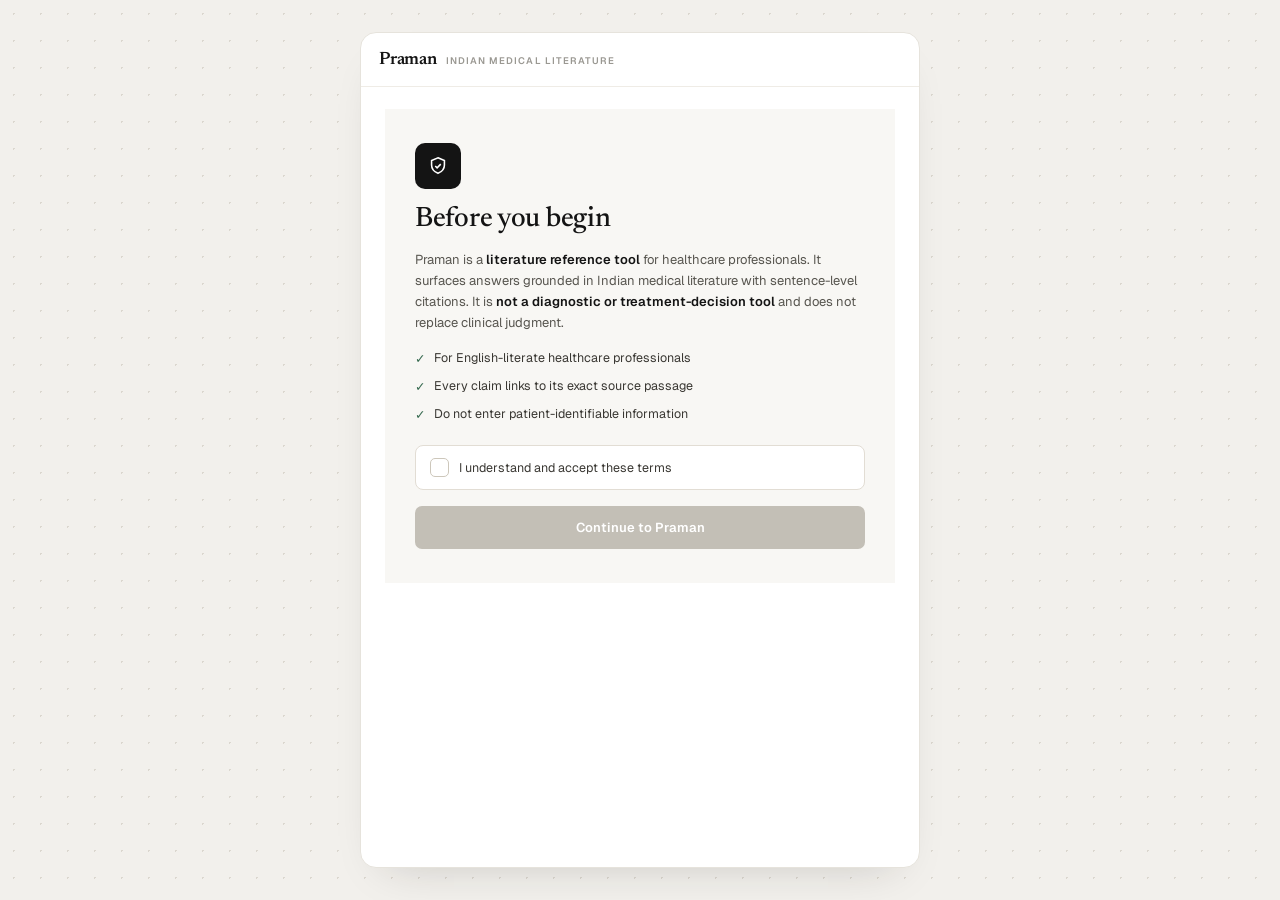
<file: mobile.html>
<!DOCTYPE html>
<html lang="en">
<head>
<meta charset="utf-8">
<meta name="viewport" content="width=device-width, initial-scale=1">
<title>Praman — Cited Indian Medical Literature Q&A</title>
<link rel="preconnect" href="https://fonts.googleapis.com">
<link rel="preconnect" href="https://fonts.gstatic.com" crossorigin>
<link href="https://fonts.googleapis.com/css2?family=Geist:wght@400;500;600;700&family=Newsreader:opsz,wght@6..72,400;6..72,500;6..72,600&family=IBM+Plex+Mono:wght@400;500&display=swap" rel="stylesheet">
<link rel="stylesheet" href="css/styles.css">
</head>
<body>
  <div class="stage">
    <!-- App device frame -->
    <div class="app" id="app" role="application" aria-label="Praman">
      <!-- Top bar -->
      <header class="topbar">
        <div class="brand">
          <span class="brand-name">Praman</span>
          <span class="brand-tag">Indian Medical Literature</span>
        </div>
        <div class="topbar-right" id="topbarRight" hidden>
          <button class="icon-btn" id="newChatBtn" title="New question" aria-label="New question">
            <svg width="16" height="16" viewBox="0 0 24 24" fill="none" stroke="currentColor" stroke-width="1.8"><path d="M12 5v14M5 12h14"/></svg>
          </button>
        </div>
      </header>

      <!-- Screens mount here -->
      <main class="viewport" id="viewport"></main>

      <!-- Composer (input) — shared, shown on home & answer -->
      <footer class="composer" id="composer" hidden>
        <form class="qbar" id="qform" autocomplete="off">
          <input class="qinput" id="qinput" type="text" placeholder="Ask a clinical question…" aria-label="Ask a clinical question">
          <button class="send-btn" id="sendBtn" type="submit" aria-label="Send">
            <svg width="16" height="16" viewBox="0 0 24 24" fill="none" stroke="currentColor" stroke-width="2.2"><path d="M12 19V5M6 11l6-6 6 6"/></svg>
          </button>
        </form>
      </footer>
    </div>

    <!-- Citation overlay -->
    <div class="overlay" id="overlay" hidden>
      <div class="overlay-scrim" data-close></div>
      <aside class="citation-panel" id="citationPanel" role="dialog" aria-modal="true" aria-label="Citation"></aside>
    </div>
  </div>

  <script src="js/data.js?v=4"></script>
  <script src="js/app.js?v=5"></script>
</body>
</html>
</file>
<file: css/styles.css>
/* ============================================================
   Praman — design tokens lifted from the User Flow canvas
   ============================================================ */
:root{
  /* surface */
  --canvas:#f2f0ec;
  --dot:#dbd7cf;
  --paper:#ffffff;
  --paper-soft:#f8f7f4;
  --line:#e6e3dc;
  --line-2:#e2ddd4;
  --line-soft:#efece6;
  --hair:#f1efe9;

  /* ink */
  --ink:#141414;
  --ink-2:#1c1a17;
  --body:#3a3833;
  --muted:#57554f;
  --muted-2:#6b6a66;
  --faint:#8a8880;
  --faint-2:#9a9892;
  --disabled:#c3bfb6;

  /* Tier 1 — corpus / green */
  --t1:#35694e;
  --t1-bg:#eef3ef;
  --t1-br:#cdddd1;
  --t1-soft:#f2f7f3;
  --t1-quote:#f6faf7;
  --t1-mark:#d6e7dc;

  /* Tier 2 — web allowlist / blue */
  --t2:#3a5876;
  --t2-ink:#445f7a;
  --t2-bg:#eef2f6;
  --t2-br:#d0dbe4;
  --t2-soft:#f2f5f9;

  /* Tier 3 — general model / purple */
  --t3:#6a5a86;
  --t3-ink:#5a4b76;
  --t3-bg:#f3f0f7;
  --t3-br:#ddd6e8;
  --t3-soft:#ece6f2;
  --t3-paper:#fdfbff;

  --radius-card:10px;
  --radius-block:9px;
  --shadow-card:0 20px 44px -26px rgba(30,28,24,.22);
  --shadow-pop:0 24px 60px -22px rgba(30,28,24,.34);

  --sans:'Geist',system-ui,-apple-system,sans-serif;
  --serif:'Newsreader',Georgia,serif;
  --mono:'IBM Plex Mono',ui-monospace,monospace;
}

*{box-sizing:border-box;}
html,body{height:100%;}
body{
  margin:0;
  font-family:var(--sans);
  color:var(--ink-2);
  background:var(--canvas);
  background-image:radial-gradient(var(--dot) 1px,transparent 1px);
  background-size:27px 27px;
  -webkit-font-smoothing:antialiased;
  text-rendering:optimizeLegibility;
}
a{color:var(--ink);text-decoration:none;}
button{font-family:inherit;}

/* ---- stage / device frame ---- */
.stage{
  min-height:100%;
  display:flex;
  align-items:center;
  justify-content:center;
  padding:32px 20px;
}
.app{
  width:100%;
  max-width:560px;
  height:min(880px,calc(100vh - 64px));
  background:var(--paper);
  border:1px solid var(--line);
  border-radius:16px;
  box-shadow:var(--shadow-card);
  display:flex;
  flex-direction:column;
  overflow:hidden;
  position:relative;
}

/* ---- top bar ---- */
.topbar{
  height:54px;flex:none;
  display:flex;align-items:center;justify-content:space-between;
  padding:0 18px;
  border-bottom:1px solid var(--line-soft);
}
.brand{display:flex;align-items:baseline;gap:9px;}
.brand-name{font-family:var(--serif);font-size:18px;font-weight:600;color:var(--ink);letter-spacing:-.01em;}
.brand-tag{font-size:9.5px;font-weight:600;letter-spacing:.11em;text-transform:uppercase;color:var(--faint-2);}
.icon-btn{
  width:32px;height:32px;border-radius:8px;border:1px solid var(--line-2);
  background:var(--paper);color:var(--muted);display:flex;align-items:center;justify-content:center;
  cursor:pointer;transition:background .15s,border-color .15s;
}
.icon-btn:hover{background:var(--paper-soft);border-color:#d8d3c9;color:var(--ink);}

/* ---- viewport (scroll region) ---- */
.viewport{
  flex:1;min-height:0;overflow-y:auto;overflow-x:hidden;
  scroll-behavior:smooth;
}
.viewport::-webkit-scrollbar{width:9px;}
.viewport::-webkit-scrollbar-thumb{background:#e0dbd1;border-radius:9px;border:2px solid var(--paper);}

.screen{padding:22px 24px 26px;animation:fade .34s ease both;}
@keyframes fade{from{opacity:0;transform:translateY(6px);}to{opacity:1;transform:none;}}

/* ============================================================
   SCREEN 1 — First run / consent
   ============================================================ */
.consent{background:var(--paper-soft);min-height:100%;display:flex;flex-direction:column;justify-content:center;gap:16px;padding:34px 30px;}
.consent-badge{
  width:46px;height:46px;border-radius:10px;background:var(--ink);color:#fff;
  display:flex;align-items:center;justify-content:center;
}
.consent h1{font-family:var(--serif);font-size:28px;font-weight:500;color:var(--ink);letter-spacing:-.01em;margin:0;}
.consent-lead{font-size:13px;line-height:1.62;color:var(--muted);margin:0;}
.consent-lead b{color:var(--ink);font-weight:600;}
.consent-list{display:flex;flex-direction:column;gap:10px;margin:2px 0 0;}
.consent-list li{display:flex;gap:9px;align-items:flex-start;font-size:12.5px;color:var(--body);list-style:none;}
.consent-list .tick{color:var(--t1);margin-top:1px;flex:none;}
.consent-check{
  display:flex;gap:10px;align-items:center;margin-top:6px;padding:12px 14px;
  background:var(--paper);border:1px solid var(--line-2);border-radius:8px;
  font-size:12.5px;color:var(--body);cursor:pointer;user-select:none;transition:border-color .15s;
}
.consent-check:hover{border-color:#d8d3c9;}
.checkbox{
  width:19px;height:19px;border-radius:5px;border:1.5px solid #cdc7bb;background:var(--paper);
  display:inline-flex;align-items:center;justify-content:center;color:#fff;flex:none;transition:all .15s;
}
.consent-check[aria-checked="true"] .checkbox,.checkbox.on{background:var(--ink);border-color:var(--ink);}
.checkbox svg{opacity:0;transition:opacity .12s;}
.consent-check[aria-checked="true"] .checkbox svg,.checkbox.on svg{opacity:1;}
.consent ul{margin:0;padding:0;}

/* ---- buttons ---- */
.btn{
  border:none;border-radius:7px;font-size:13px;font-weight:600;padding:13px;cursor:pointer;
  font-family:inherit;transition:opacity .15s,transform .05s,background .15s;
  display:flex;align-items:center;justify-content:center;gap:8px;
}
.btn:active{transform:translateY(1px);}
.btn-dark{background:var(--ink);color:#fff;}
.btn-dark:hover{background:#000;}
.btn-dark[disabled]{background:var(--disabled);cursor:not-allowed;opacity:1;}
.btn-ghost{background:var(--paper);border:1px solid var(--line-2);color:var(--body);}
.btn-ghost:hover{background:var(--paper-soft);border-color:#d8d3c9;}

/* ============================================================
   SCREEN 2 — Empty home
   ============================================================ */
.home-hero{text-align:center;margin-top:14px;}
.home-hero h2{font-family:var(--serif);font-size:26px;font-weight:500;color:var(--ink);letter-spacing:-.01em;line-height:1.22;margin:0;}
.home-privacy{margin-top:12px;display:flex;justify-content:center;align-items:center;gap:6px;font-size:10.5px;color:var(--t1);font-weight:600;}
.chips{margin-top:24px;display:flex;flex-wrap:wrap;justify-content:center;gap:8px;}
.chip{
  display:flex;align-items:center;gap:6px;border:1px solid var(--line-2);border-radius:999px;
  padding:8px 13px;font-size:11px;color:var(--body);cursor:pointer;background:var(--paper);transition:all .15s;
}
.chip:hover{border-color:#c9c3b7;background:var(--paper-soft);}
.chip svg{color:var(--muted-2);flex:none;}
.section-label{margin-top:28px;font-size:10px;font-weight:600;letter-spacing:.12em;text-transform:uppercase;color:var(--faint-2);}
.suggests{margin-top:12px;display:flex;flex-direction:column;gap:9px;}
.suggest{
  display:flex;align-items:center;gap:11px;padding:12px 14px;border:1px solid var(--line);border-radius:8px;
  font-size:12.5px;color:var(--body);cursor:pointer;background:var(--paper);transition:all .15s;text-align:left;
}
.suggest:hover{border-color:#d3cec3;background:var(--paper-soft);transform:translateY(-1px);}
.suggest .arrow{color:var(--ink);flex:none;}
.home-foot{
  margin-top:22px;padding:11px 14px;border:1px solid var(--line-soft);border-radius:8px;background:var(--paper-soft);
  font-size:9.5px;color:var(--faint-2);text-align:center;line-height:1.5;
}

/* ============================================================
   SCREEN 3 — Retrieving
   ============================================================ */
.query-echo{
  border:1px solid var(--line-2);border-radius:10px;padding:12px 14px 12px 17px;position:relative;background:var(--paper);
}
.query-echo::before{content:"";position:absolute;left:0;top:11px;bottom:11px;width:3px;border-radius:3px;background:var(--ink);}
.query-echo p{margin:0;font-size:13px;line-height:1.5;color:var(--ink);font-weight:500;}
.thinking{display:flex;align-items:center;gap:8px;font-size:11.5px;color:var(--muted-2);font-weight:500;margin:16px 0;}
.retrieve-card{border:1px solid var(--line);border-radius:var(--radius-block);padding:17px;display:flex;flex-direction:column;gap:13px;}
.retrieve-card h3{margin:0;font-size:11px;font-weight:600;color:var(--ink);letter-spacing:.04em;text-transform:uppercase;}
/* align-items:flex-start, not center: a label that wraps to two lines would
   otherwise float its dot to the middle and break the checklist rhythm. */
.rstep{display:flex;align-items:flex-start;gap:11px;font-size:12.5px;line-height:1.35;color:var(--faint-2);transition:color .3s;}
.rstep.active{color:var(--ink);font-weight:600;}
.rstep.done{color:var(--body);}
.rstep .dot{width:17px;height:17px;border-radius:50%;border:1.5px solid var(--line-2);flex:none;display:inline-flex;align-items:center;justify-content:center;font-size:9px;color:#fff;transition:all .3s;margin-top:0.5px;}
.rstep.done .dot{background:var(--t1);border-color:var(--t1);}
.rstep.active .dot{border:2px solid #d8d3c9;border-top-color:var(--ink);animation:spin .7s linear infinite;background:transparent;}
.progress-bar{height:8px;border-radius:5px;margin-top:4px;background:linear-gradient(90deg,#f1efe9 30%,#e4e0d7 50%,#f1efe9 70%);background-size:220% 100%;animation:shimmer 1.3s linear infinite;}
@keyframes shimmer{from{background-position:120% 0;}to{background-position:-120% 0;}}
.retrieve-note{font-size:10.5px;color:var(--faint-2);text-align:center;margin:14px 0 0;}
.spinner{width:15px;height:15px;border-radius:50%;border:2px solid #d8d3c9;border-top-color:var(--ink);display:inline-block;flex:none;animation:spin .7s linear infinite;}
@keyframes spin{to{transform:rotate(360deg);}}

/* ============================================================
   SCREEN 4–7 — Answers
   ============================================================ */
.answer-head{display:flex;align-items:center;justify-content:space-between;gap:8px;margin:14px 0 0;flex-wrap:wrap;}
.answer-meta{display:flex;align-items:center;gap:9px;flex-wrap:wrap;}
.stamp{font-size:10px;color:var(--faint-2);}
.finished{display:flex;align-items:center;gap:5px;font-size:10px;color:var(--faint);cursor:pointer;}

/* tier badge */
.badge{display:inline-flex;align-items:center;gap:6px;font-size:10px;font-weight:600;padding:4px 10px;border-radius:5px;}
.badge .t{opacity:.6;}
.badge-t1{background:var(--t1-bg);border:1px solid var(--t1-br);color:var(--t1);}
.badge-t2{background:var(--t2-bg);border:1px solid var(--t2-br);color:var(--t2);}
.badge-t3{background:var(--t3-bg);border:1px solid var(--t3-br);color:var(--t3-ink);}
/* still grounded and cited, but not Indian literature — read as a caution,
   not as a failure, so it sits between the Tier 2 blue and the Tier 3 ochre. */
.badge-intl{background:#f3efe6;border:1px solid #ddd2ba;color:#7a6636;}
.intl-note{display:flex;align-items:flex-start;gap:8px;margin-top:12px;padding:10px 13px;
  background:#faf7f0;border:1px solid #e6dcc6;border-radius:var(--radius-block);
  font-size:11.5px;line-height:1.55;color:#6f5d33;}
.intl-note svg{flex:none;margin-top:2px;stroke:#a08b52;}

/* source-grouped answer card */
.src-card{border:1px solid var(--t1-br);border-radius:var(--radius-block);overflow:hidden;margin-top:14px;}
.src-card.web{border-color:var(--t2-br);}
.src-head{display:flex;align-items:center;justify-content:space-between;padding:9px 14px;background:var(--t1-soft);border-bottom:1px solid #e2ebe4;}
.src-card.web .src-head{background:var(--t2-soft);border-bottom-color:#e0e7ef;}
.src-head-l{display:flex;align-items:center;gap:8px;font-size:11px;font-weight:600;color:var(--t1);}
.src-card.web .src-head-l{color:var(--t2);}
.src-head-r{font-size:10px;font-weight:700;letter-spacing:.08em;color:#6b7d71;}
.src-card.web .src-head-r{color:#6b7684;}
.src-body{padding:14px 15px;}
.src-body .prose{font-size:12.5px;line-height:1.78;color:#26241f;}
.src-body .prose b{font-weight:600;}

/* structured answer prose — headings, mechanism lists, source quotes */
.prose p{margin:0 0 9px;}
.prose p:last-child{margin-bottom:0;}
.prose strong{font-weight:600;color:#161512;}
.ans-h{font-size:12.5px;font-weight:600;color:#161512;margin:15px 0 7px;letter-spacing:-.005em;}
.prose > .ans-h:first-child{margin-top:0;}
.ans-l{margin:0 0 10px;padding-left:19px;}
.ans-l li{margin-bottom:4px;padding-left:2px;}
.ans-l li::marker{color:#8d8a82;font-size:.92em;}
.ans-q{
  margin:10px 0;padding:2px 0 2px 13px;border-left:2px solid var(--t2-br);
  color:#4a473f;font-style:italic;
}
.pill-row{margin-top:9px;display:flex;flex-wrap:wrap;gap:5px;}
.src-foot{margin-top:12px;padding-top:12px;border-top:1px solid var(--hair);}
.src-issuer{font-size:10px;font-weight:600;color:var(--body);}
.src-title-link{display:block;margin-top:3px;font-size:10.5px;color:var(--ink);text-decoration:underline;text-underline-offset:2px;line-height:1.4;cursor:pointer;}
.src-cite{margin-top:3px;font-size:9.5px;color:var(--faint);font-family:var(--mono);}

/* inline citation pill */
.pill{
  display:inline-flex;align-items:center;gap:3px;font-size:8.5px;font-weight:600;letter-spacing:.03em;
  padding:1px 6px 1px 5px;border-radius:9px;vertical-align:2px;line-height:1.5;margin:0 1px;cursor:pointer;
  border:1px solid var(--t1-br);background:var(--t1-bg);color:var(--t1);transition:filter .12s;
}
.pill:hover{filter:brightness(.96);}
.pill.mohfw,.pill.web{border-color:var(--t2-br);background:var(--t2-bg);color:var(--t2-ink);}
.pill .dotc{width:7px;height:7px;border-radius:50%;border:1.5px solid currentColor;flex:none;}

/* action row */
.act-row{display:flex;align-items:center;gap:16px;color:#b3afa6;padding:2px;margin-top:12px;}
.act-row .spacer{margin-left:auto;font-size:10px;color:var(--faint-2);}
.act-row .act{cursor:pointer;transition:color .15s;}
.act-row .act:hover{color:var(--muted-2);}

/* references / follow-ups */
.block{border-top:1px solid var(--line-soft);padding-top:13px;margin-top:14px;}
.block-title{display:flex;align-items:center;gap:7px;font-size:11px;font-weight:600;color:var(--ink);}
.ref{margin-top:9px;font-size:10.5px;line-height:1.45;}
.ref a{color:var(--ink);text-decoration:underline;text-underline-offset:2px;cursor:pointer;}
.ref-meta{margin-top:2px;color:var(--faint);font-size:9.5px;}
.tag{background:var(--t2-bg);color:var(--t2);border-radius:4px;padding:1px 6px;font-weight:600;}
.followups{border:1px solid var(--line);border-radius:var(--radius-block);padding:13px 15px;margin-top:14px;}
.followup{display:flex;align-items:center;justify-content:space-between;gap:10px;padding:10px 0 0;font-size:11.5px;color:var(--body);cursor:pointer;transition:color .12s;}
.followup:hover{color:var(--ink);}
.followup + .followup{margin-top:9px;border-top:1px solid var(--hair);}
.followup .chev{color:var(--faint-2);}

/* tier-2 note + snapshot */
.notice{font-size:10.5px;border-radius:7px;padding:8px 11px;display:flex;align-items:flex-start;gap:7px;margin-top:12px;line-height:1.5;}
.notice-blue{color:var(--t2);background:var(--t2-bg);border:1px solid #dbe3ea;}
.notice svg{flex:none;margin-top:1px;}
.snapshot{display:inline-flex;align-items:center;gap:7px;font-size:10px;color:var(--muted-2);background:var(--paper-soft);border:1px solid var(--line-soft);border-radius:7px;padding:7px 11px;margin-top:14px;line-height:1.5;}
.snapshot b{color:var(--body);font-weight:600;margin:0 2px;}

/* tier 3 */
.t3-banner{
  display:flex;align-items:center;gap:8px;padding:10px 16px;margin:-22px -24px 0;
  background:var(--t3-soft);border-bottom:1px solid #d5cbe4;font-size:10.5px;color:var(--t3-ink);font-weight:600;
}
.screen.t3{background:var(--t3-paper);}
.t3-prose{font-size:13px;line-height:1.72;color:var(--body);margin-top:14px;}
.t3-prose b{font-weight:600;}
.t3-warn{border-left:3px solid #9e8fbb;background:var(--t3-bg);padding:13px 15px;border-radius:0 8px 8px 0;font-size:11.5px;line-height:1.58;color:var(--t3-ink);margin-top:14px;}
.t3-warn b{font-weight:600;}
.t3-actions{display:flex;gap:10px;margin-top:16px;}
.t3-actions .btn-ghost{flex:1;padding:11px;font-size:11.5px;}

/* ============================================================
   Citation overlay (Screen 5)
   ============================================================ */
.overlay{position:absolute;inset:0;z-index:50;display:flex;justify-content:flex-end;}
.overlay-scrim{position:absolute;inset:0;background:rgba(28,26,23,.28);animation:fade .2s ease both;}
.citation-panel{
  position:relative;width:min(460px,88%);height:100%;background:var(--paper);
  box-shadow:var(--shadow-pop);display:flex;flex-direction:column;overflow:hidden;
  animation:slideIn .28s cubic-bezier(.2,.7,.3,1) both;
}
@keyframes slideIn{from{transform:translateX(24px);opacity:.4;}to{transform:none;opacity:1;}}
.cite-top{height:54px;flex:none;display:flex;align-items:center;justify-content:space-between;padding:0 16px;border-bottom:1px solid var(--line-soft);}
.cite-top-l{display:flex;align-items:center;gap:10px;font-size:13px;font-weight:600;color:var(--ink);}
.cite-back,.cite-close{color:var(--faint-2);cursor:pointer;background:none;border:none;display:flex;align-items:center;padding:4px;border-radius:6px;transition:background .15s,color .15s;}
.cite-back:hover,.cite-close:hover{background:var(--paper-soft);color:var(--ink);}
.cite-close{font-size:18px;line-height:1;}
.cite-body{flex:1;min-height:0;overflow-y:auto;padding:22px;display:flex;flex-direction:column;gap:16px;}
.verified-chip{display:inline-flex;align-self:flex-start;align-items:center;gap:7px;background:var(--t1-bg);border:1px solid var(--t1-br);color:var(--t1);font-size:10.5px;font-weight:600;padding:5px 11px;border-radius:5px;}
.cite-eyebrow{font-size:10px;font-weight:600;letter-spacing:.1em;text-transform:uppercase;color:var(--faint-2);}
.cite-quote{border-left:3px solid var(--t1);background:var(--t1-quote);padding:16px 18px;border-radius:0 8px 8px 0;font-family:var(--serif);font-size:15.5px;line-height:1.62;color:#26241f;}
.cite-quote mark{background:var(--t1-mark);padding:0 3px;border-radius:2px;}
.cite-grid{display:grid;grid-template-columns:auto 1fr;gap:10px 16px;font-size:11.5px;align-items:baseline;}
.cite-grid dt{color:var(--faint-2);margin:0;}
.cite-grid dd{color:#26241f;font-weight:600;margin:0;}
.cite-grid dd.mono{color:var(--muted);font-family:var(--mono);font-size:10.5px;font-weight:400;}
.cite-actions{display:flex;gap:10px;margin-top:2px;}
.cite-actions .btn{flex:none;}
.cite-actions .btn-dark{flex:1;padding:13px;}
.cite-hint{display:flex;gap:8px;align-items:flex-start;font-size:10px;color:var(--faint-2);line-height:1.5;}
.cite-hint svg{flex:none;margin-top:1px;}

/* ---- composer ---- */
.composer{flex:none;padding:12px 16px 14px;border-top:1px solid var(--line-soft);background:var(--paper);}
.qbar{display:flex;align-items:center;gap:9px;border:1.5px solid var(--line-2);border-radius:11px;padding:9px 9px 9px 15px;transition:border-color .18s,box-shadow .18s;background:var(--paper);}
.qbar:focus-within{border-color:var(--ink);box-shadow:0 1px 0 rgba(20,20,20,.04);}
.qbar.hero{border-color:var(--ink);}
.qinput{flex:1;border:none;outline:none;font-family:inherit;font-size:13px;color:var(--ink);background:transparent;}
.qinput::placeholder{color:var(--faint-2);}
.send-btn{width:32px;height:32px;border-radius:8px;border:none;background:var(--ink);color:#fff;display:flex;align-items:center;justify-content:center;cursor:pointer;flex:none;transition:background .15s,transform .05s;}
.send-btn:hover{background:#000;}
.send-btn:active{transform:translateY(1px);}
.send-btn[disabled]{background:var(--disabled);cursor:not-allowed;}
.composer-note{margin:7px 0 0;font-size:9.5px;color:var(--faint-2);padding-left:2px;}

[hidden]{display:none !important;}

/* responsive */
@media (max-width:600px){
  .stage{padding:0;}
  .app{max-width:none;height:100vh;border-radius:0;border:none;}
  .cite-grid{grid-template-columns:1fr;gap:3px 0;}
  .cite-grid dt{margin-top:8px;}
}
</file>
